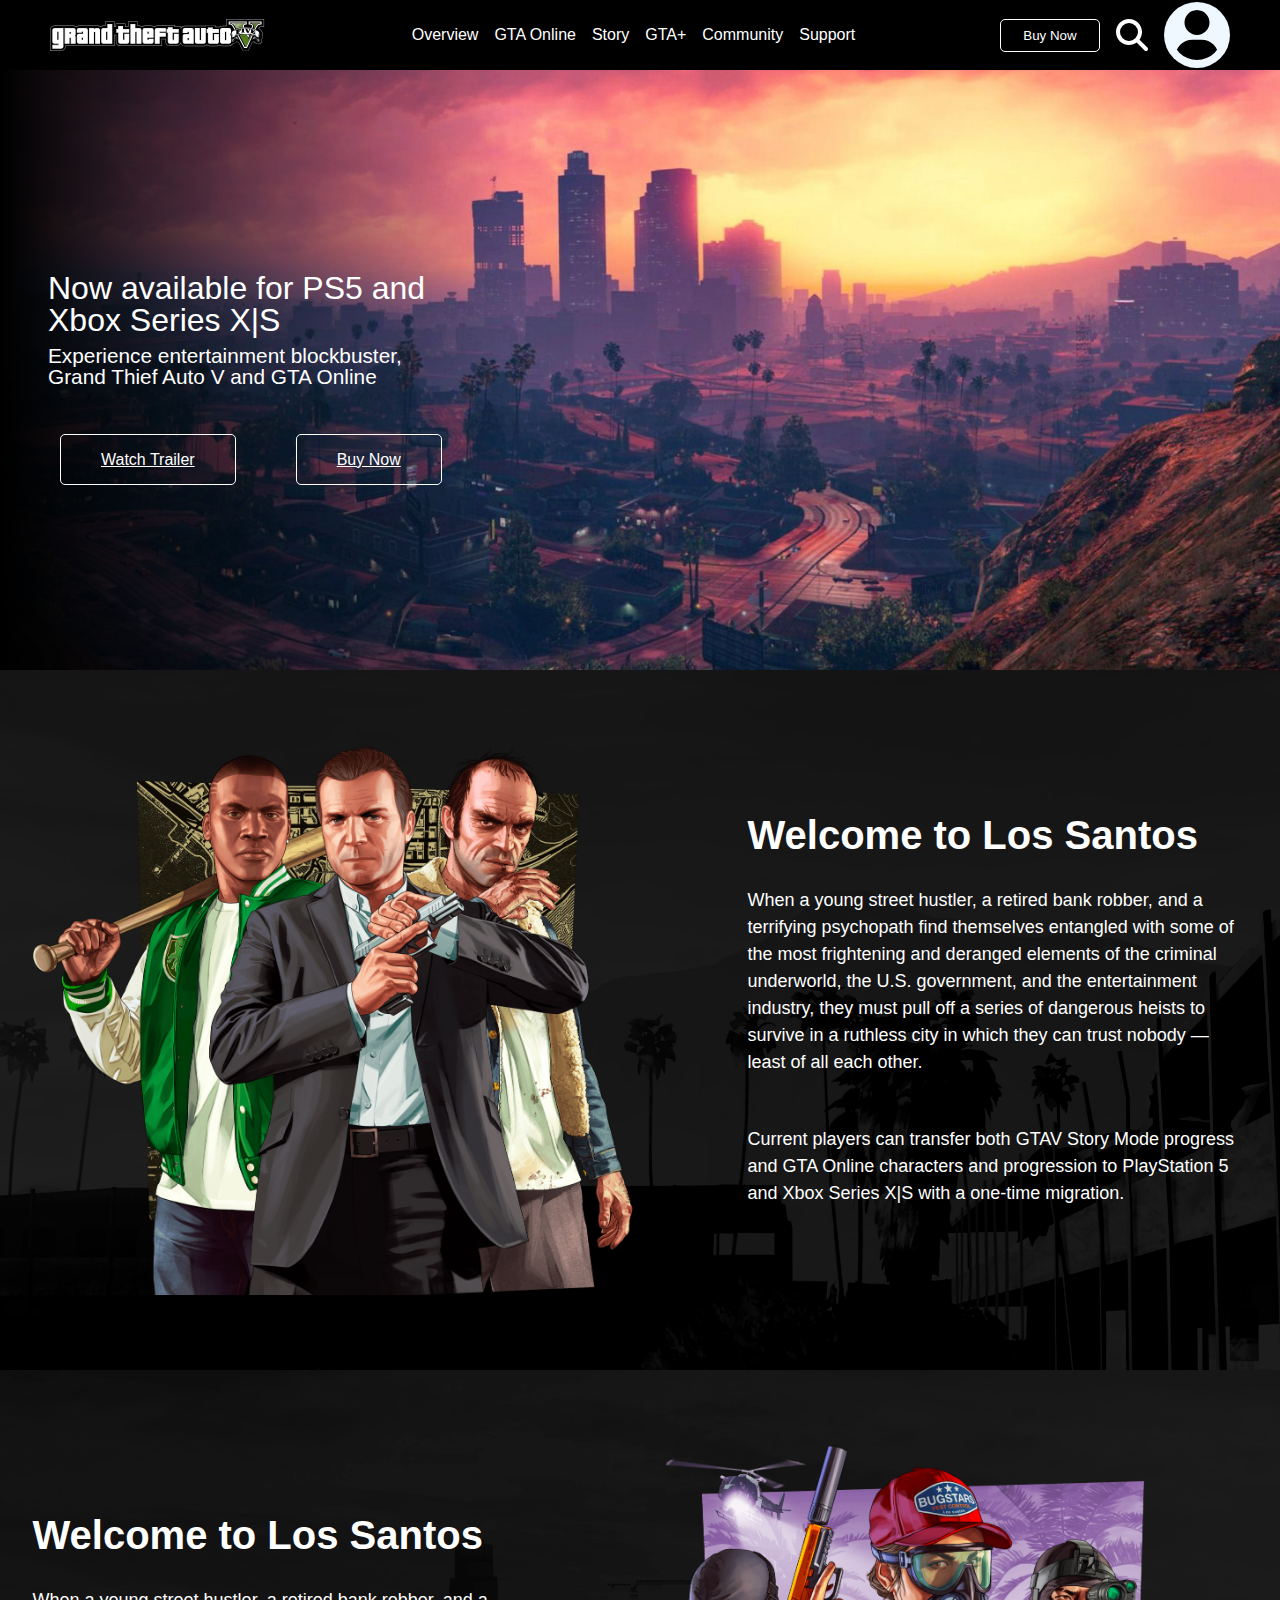
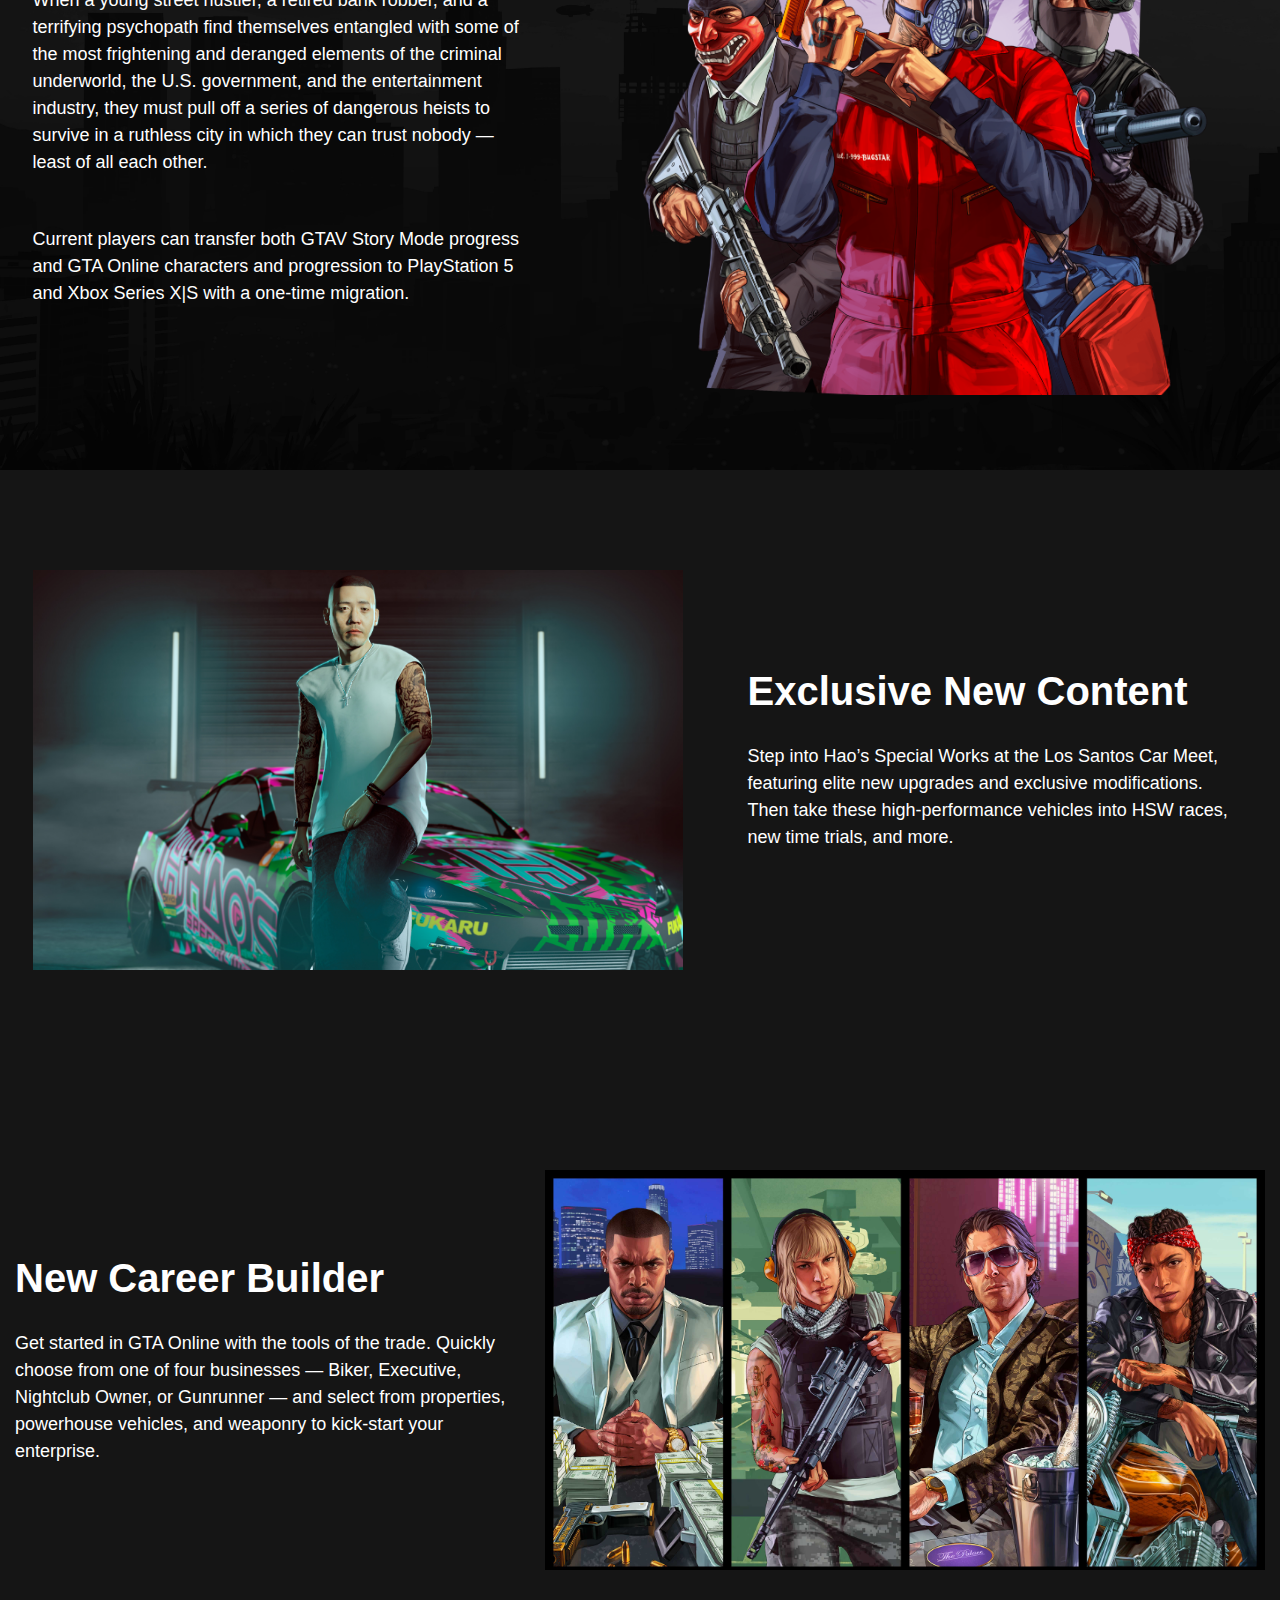
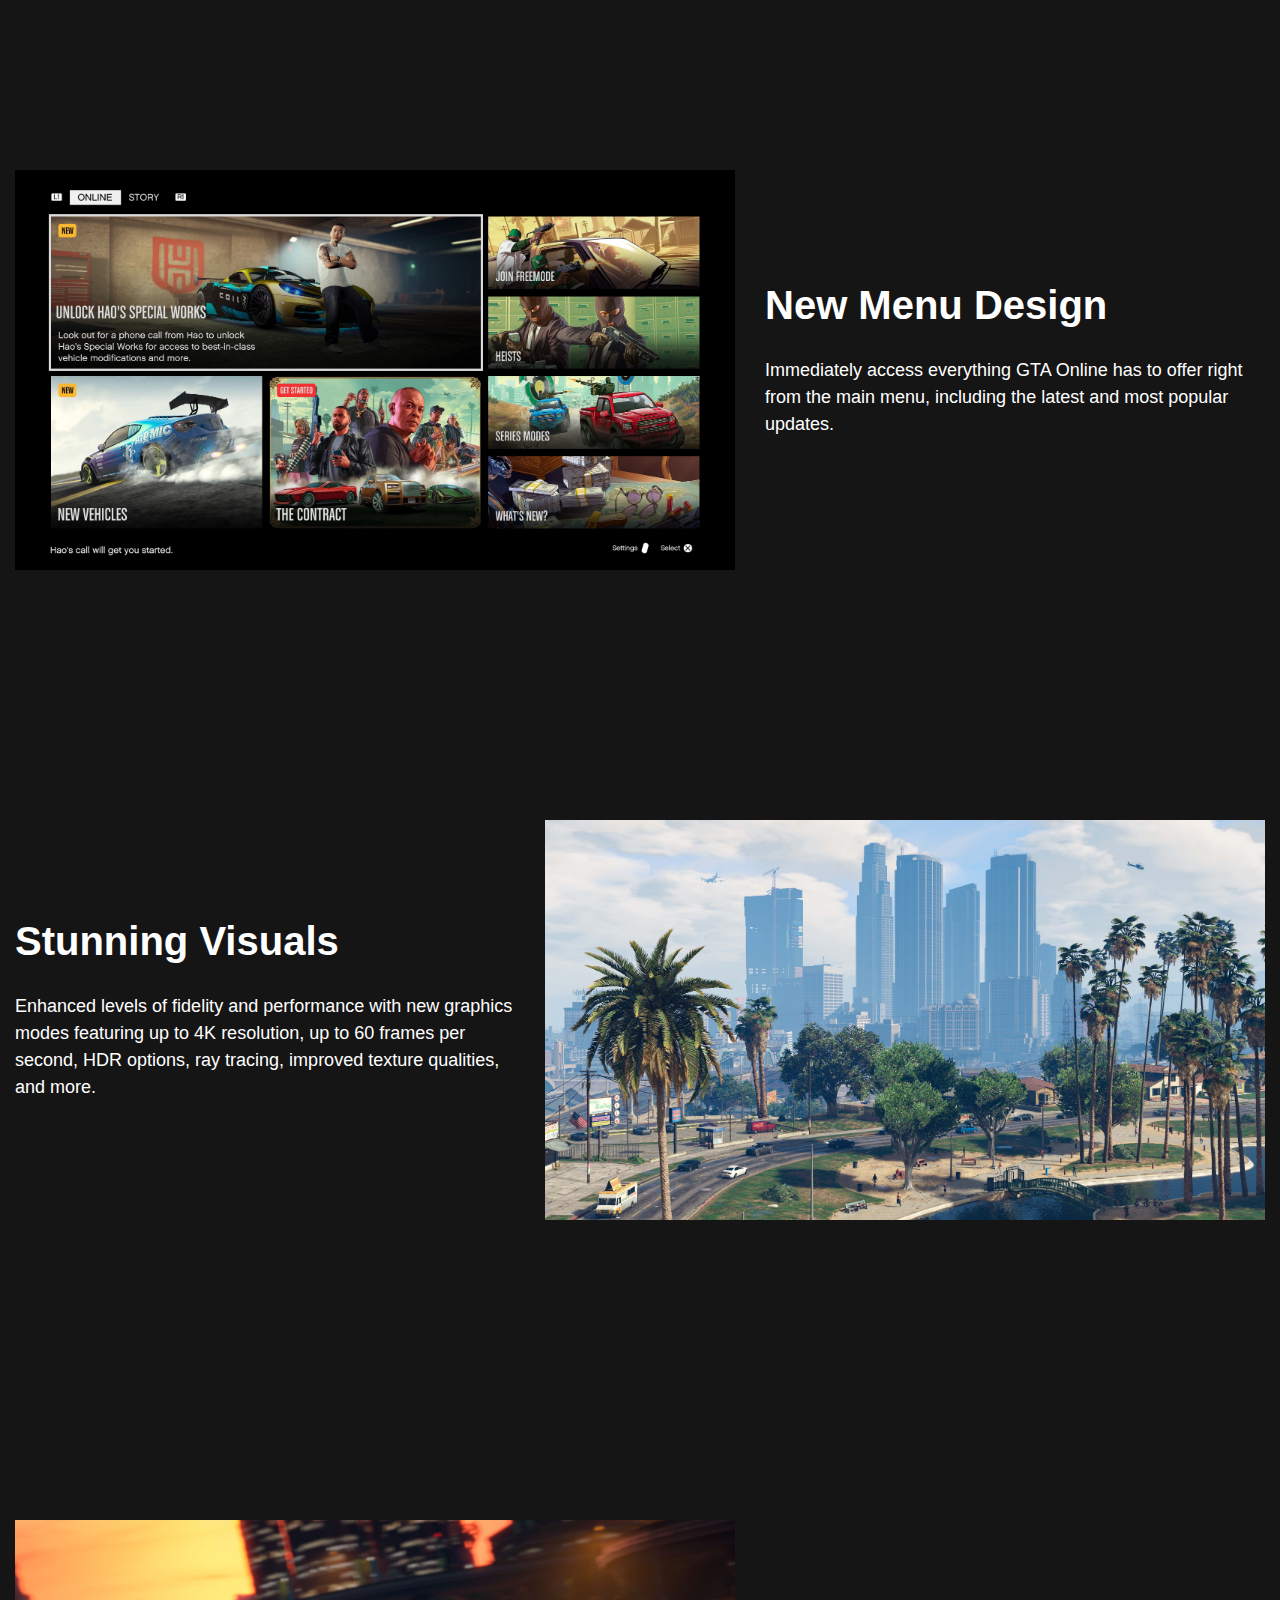
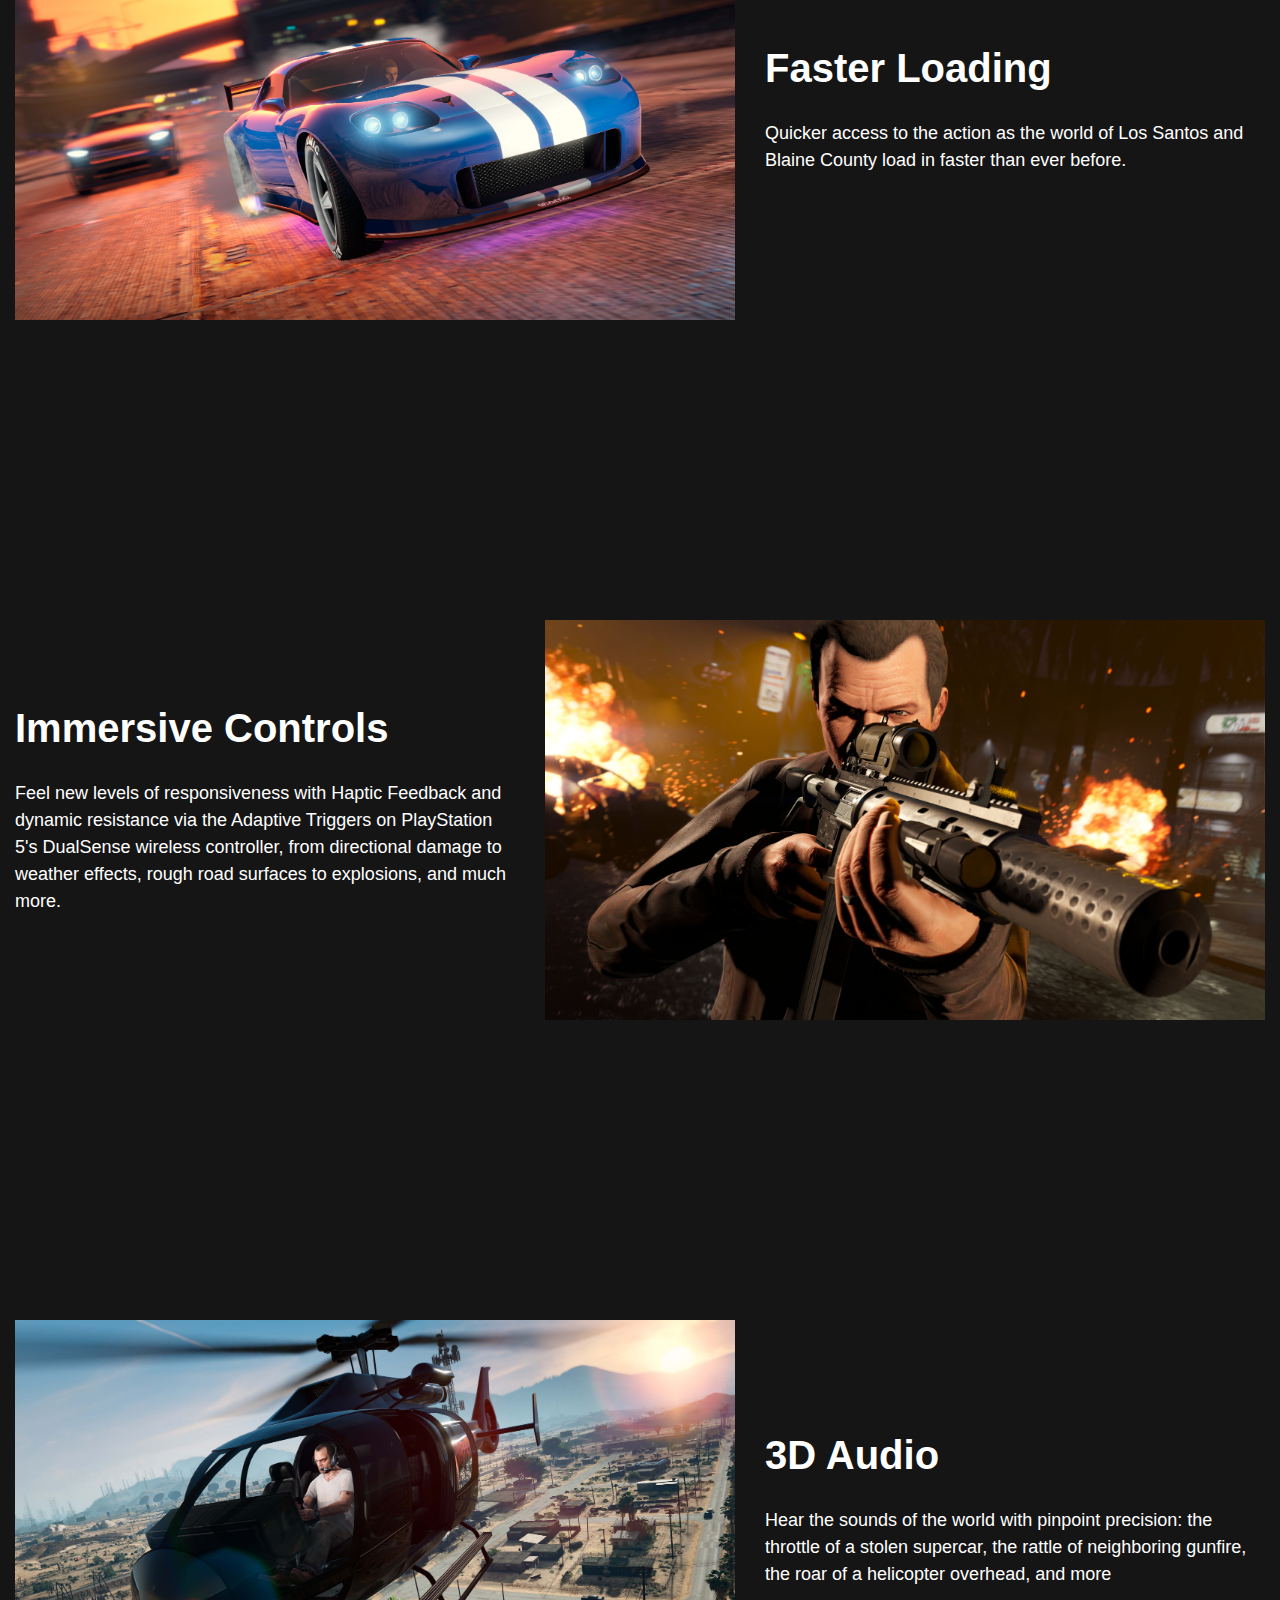
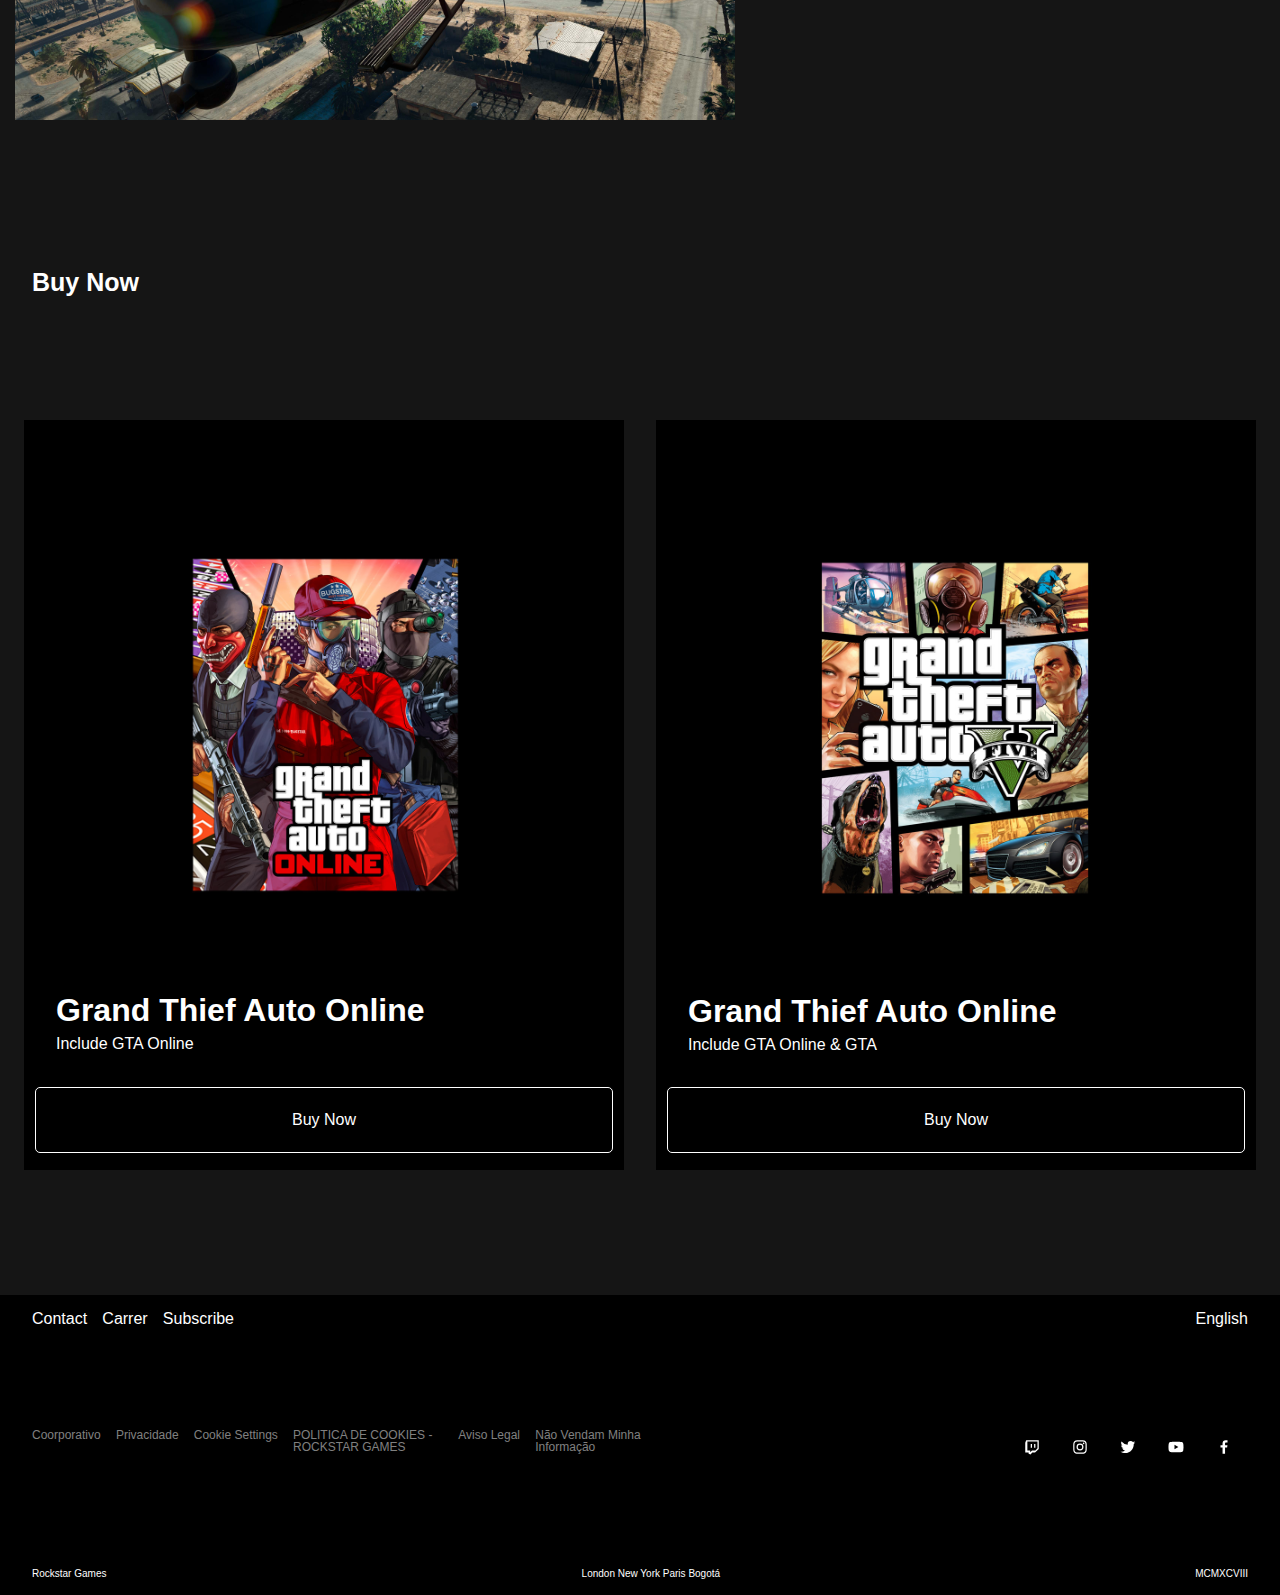
<file: GTA.html>
<!DOCTYPE html>
<html lang="en">
  <head>
    <meta charset="UTF-8" />
    <meta name="viewport" content="width=device-width, initial-scale=1.0" />
    <title>Grand Thief Auto</title>

    <link rel="stylesheet" href="reset.css" />
    <link rel="stylesheet" href="gta-style.css" />
  </head>
  <body>
    <header>
      <div class="logo">
        <img src="img/gta.svg" alt="" />
      </div>
      <div class="nav-menu">
        <nav>
          <ul>
            <li>Overview</li>
            <li>GTA Online</li>
            <li>Story</li>
            <li>GTA+</li>
            <li>Community</li>
            <li>Support</li>
          </ul>
        </nav>
      </div>
      <div class="perfil-gta">
        <button>
          Buy Now
        </button>
        <div class="search">

        </div>
        <img src="img/user-solid.svg"  alt="" />
      </div>
    </header>
    <section class="home">
      <div class="home-container-text">
        <div>
          <h1>Now available for PS5 and Xbox Series X|S</h1>
          <p>
            Experience entertainment blockbuster, Grand Thief Auto V and GTA
            Online
          </p>
        </div>
        <p><a href="#">Watch Trailer</a><a href="#">Buy Now</a></p>
      </div>
    </section>
    <section class="secao">
      <div class="texto-secao">
        <h1>Welcome to Los Santos</h1>
        <p>
          When a young street hustler, a retired bank robber, and a terrifying
          psychopath find themselves entangled with some of the most frightening
          and deranged elements of the criminal underworld, the U.S. government,
          and the entertainment industry, they must pull off a series of
          dangerous heists to survive in a ruthless city in which they can trust
          nobody — least of all each other.
        </p>

        <p>
          Current players can transfer both GTAV Story Mode progress and GTA
          Online characters and progression to PlayStation 5 and Xbox Series X|S
          with a one-time migration.
        </p>
      </div>
      <div class="imagem-secao"></div>
    </section>
    <section class="secao secao2">
      <div class="texto-secao">
        <h1>Welcome to Los Santos</h1>
        <p>
          When a young street hustler, a retired bank robber, and a terrifying
          psychopath find themselves entangled with some of the most frightening
          and deranged elements of the criminal underworld, the U.S. government,
          and the entertainment industry, they must pull off a series of
          dangerous heists to survive in a ruthless city in which they can trust
          nobody — least of all each other.
        </p>

        <p>
          Current players can transfer both GTAV Story Mode progress and GTA
          Online characters and progression to PlayStation 5 and Xbox Series X|S
          with a one-time migration.
        </p>
      </div>
      <div class="imagem-secao"></div>
    </section>
    <section class="secao secao4">
      <div class="texto-secao">
        <h1>Exclusive New Content</h1>
        <p>
          Step into Hao’s Special Works at the Los Santos Car Meet, featuring
          elite new upgrades and exclusive modifications. Then take these
          high-performance vehicles into HSW races, new time trials, and more.
        </p>
      </div>
      <div class="imagem-secao"></div>
    </section>
    <section class="secao secao5">
      <div class="texto-secao">
        <h1>New Career Builder</h1>
        <p>
          Get started in GTA Online with the tools of the trade. Quickly choose
          from one of four businesses — Biker, Executive, Nightclub Owner, or
          Gunrunner — and select from properties, powerhouse vehicles, and
          weaponry to kick-start your enterprise.
        </p>
      </div>
      <div class="imagem-secao"></div>
    </section>
    <section class="secao secao6">
      <div class="texto-secao">
        <h1>New Menu Design</h1>
        <p>
          Immediately access everything GTA Online has to offer right from the
          main menu, including the latest and most popular updates.
        </p>
      </div>
      <div class="imagem-secao"></div>
    </section>
    <section class="secao secao7">
      <div class="texto-secao">
        <h1>Stunning Visuals</h1>
        <p>
          Enhanced levels of fidelity and performance with new graphics modes
          featuring up to 4K resolution, up to 60 frames per second, HDR
          options, ray tracing, improved texture qualities, and more.
        </p>
      </div>
      <div class="imagem-secao"></div>
    </section>
    <section class="secao secao8">
      <div class="texto-secao">
        <h1>Faster Loading</h1>
        <p>
          Quicker access to the action as the world of Los Santos and Blaine
          County load in faster than ever before.
        </p>
      </div>
      <div class="imagem-secao"></div>
    </section>
    <section class="secao secao9">
      <div class="texto-secao">
        <h1>Immersive Controls</h1>
        <p>
          Feel new levels of responsiveness with Haptic Feedback and dynamic
          resistance via the Adaptive Triggers on PlayStation 5's DualSense
          wireless controller, from directional damage to weather effects, rough
          road surfaces to explosions, and much more.
        </p>
      </div>
      <div class="imagem-secao"></div>
    </section>
    <section class="secao secao10">
      <div class="texto-secao">
        <h1>3D Audio </h1>
        <p>
          Hear the sounds of the world with pinpoint precision: the
          throttle of a stolen supercar, the rattle of neighboring gunfire, the
          roar of a helicopter overhead, and more
        </p>
      </div>
      <div class="imagem-secao"></div>
    </section>
    <h1 class="titulo">Buy Now</h1>
    <section class="buy-now"> 
        <div class="card-buy">
          <div class="card-image">
            <img src="img/Captura de tela 2023-11-10 164523.png">
          </div>
          <div class="card-text">
            <p>Grand Thief Auto Online</p>
            <sub>Include GTA Online</sub>
          </div>
          <a href="#">Buy Now</a>
        </div>
        <div class="card-buy">
          <div class="card-image">
            <img src="img/Captura de tela 2023-11-10 163047.png">
          </div>
          <div class="card-text">
            <p>Grand Thief Auto Online</p>
            <sub>Include GTA Online & GTA</sub>
          </div>
          <a href="#">Buy Now</a>
        </div>
    </section>
    <footer>
      <div class="footer-top">
        <div>
          <p>Contact</p>
          <p>Carrer</p>
          <p>Subscribe</p>
        </div>
        <div>English</div>
      </div>
      <div class="footer-mid">
        <div>
          <p>Coorporativo</p>
          <p>privacidade</p>
          <p>Cookie settings</p>
          <p>POLITICA DE COOKIES - ROCKSTAR GAMES</p>
          <p>aviso legal</p>
          <p>não vendam minha informação</p>
        </div>
        <div><img src="img/Captura de tela 2023-11-10 180126.png" alt=""></div>
      </div>
      <div class="footer-bot ">
        <p>rockstar games</p>
        <p>
          <a href="">London</a>
          <a href="">New york</a>
          <a href="">Paris</a>
          <a href="">Bogotá</a>
        </p>
        <p>
          MCMXCVIII
        </p>
      </div>
    </footer>
  </body>
</html>
</file>
<file: gta-style.css>
body{
  color: white;
  font-family: sans-serif;
}
header{
  height: 50px;
  background-color: #000000;
  display: flex;
  justify-content: space-between;
  align-items: center;
  padding: 10px 50px;
}
header div{
  display: flex;
  gap: 1rem;
}
.nav-menu nav ul{
  display: flex;
  gap: 1rem;
}
.perfil-gta{
  width: max-content;
  align-items: center;
}
.perfil-gta button{
  color: white;
  width: 100px;
  padding: 0.5rem 1rem;
  background-color: #000000;
  border: 1px solid white;
  border-radius: 5px;
}
.search{
  background-image: url('img/magnifying-glass-solid.svg');
  width: 32px;
  height: 32px;
  background-position: center;
  background-repeat: no-repeat;
  background-size: cover;
}
.perfil-gta img{
  width: 50px;
  height: 50px;
  color: white;
  background-color: aliceblue;
  padding: 0.5rem;
  border-radius: 100%;
}
.home{
  background-image: url(img/background-gta.png);
  background-position: center;
  height: 600px;
  background-size: cover;
  display: flex;
  justify-content: start;
  align-items: end;
}

.home-container-text{
  height: 100%;
  width: 40%;
  background: linear-gradient(to right,rgb(0, 0, 0), rgba(0, 0, 0, 0));
  display: flex;
  justify-content: center;
  flex-direction: column;
  
}
.home-container-text div{
  padding: 0 3rem;
  margin-bottom: 4rem;
}
.home-container-text div h1{
  font-size: 2rem;
  color: white;
  width: 400px;
  margin-bottom: 10px;
}
.home-container-text div p{
  font-size: 1.3rem;
  width: 400px;
}
.home-container-text p a{
  padding: 1rem 2.5rem;
  color: white;
  border: 1px solid white;
  margin: 0 0px 0 60px;
  border-radius: 5px;
}
.secao{
  background-image: url('img/background-section.jpg');
  background-repeat: no-repeat;
  background-size: cover;
  height: 700px;
  display: flex;
  flex-direction: row-reverse;
  justify-content: space-around;
  align-items: center;
}
.secao .texto-secao h1{
  font-size: 2.5rem;
  padding: 2rem 0;
  font-weight: 800;
}
.secao .texto-secao p{
  margin: 0 0 50px 0;
  font-size: 18px;
  line-height: 150%;
  letter-spacing: 150%;
}
.imagem-secao{
  background-image: url('img/section1-image.png');
  height: 550px;
  width: 650px;
  background-repeat: no-repeat;
  background-size: cover;
}
.texto-secao{
  width: 500px;
}
.secao2{
  background-image: url('img/background-secao2.jpg');
  flex-direction: row;
}
.secao2 .imagem-secao{
  background-image: url('img/image-secao2.png');
}
.secao4, .secao5, .secao6{
  background-color: rgb(21, 21, 21);
  background-image: none;
  height: 600px;
}
.secao4 .imagem-secao{
  background-image: url('img/sectio4-image.jpg');
  height: 400px;
}
.secao5, .secao7, .secao9{
  flex-direction: row;

}
.secao5, .secao7, .secao9, .secao6, .secao8, .secao10, .buy-now, .titulo{
  background-color: rgb(21, 21, 21);
  background-image: none;
}
.secao5 .imagem-secao, .secao6 .imagem-secao, .secao8 .imagem-secao, .secao10 .imagem-secao, .secao9 .imagem-secao, .secao7 .imagem-secao{
  height: 400px;
  width: 720px;
}
.secao5 .imagem-secao{
  background-image: url('img/section5-image.jpg');

}
.secao6 .imagem-secao{
  background-image: url('img/section6-image.jpg');

}
.secao7 .imagem-secao{
  background-image: url('img/section7-imagem.jpg');

}
.secao8 .imagem-secao{
  background-image: url('img/section8-imagem.jpg');

}
.secao9 .imagem-secao{
  background-image: url('img/section9-imagem.jpg');

}
.secao10 .imagem-secao{
  background-image: url('img/section10-image.jpg');
}
.titulo{
  padding: 0rem 2rem;
  font-size: 25px;
  font-weight: 900;

}
.buy-now{
  display: flex;
  justify-content: start;
  justify-content: center;
  align-items: center;
  gap: 2rem;
  height: 1000px;
}.card-buy{
  height: 750px;
  width: 600px;
  background-color: black;
  display: flex;
  flex-direction: column;
  justify-content: space-around;
}
.card-buy .card-image{
  align-self: center;
  margin-top: 20%;
  margin-bottom: 10%;
}
.card-buy .card-text {
  padding: 0 2rem;
}
.card-buy .card-text p{
  font-size: 2rem;
  font-weight: 900;
  margin-bottom: 10px;
}
.card-buy a{
  width: 80%;
  text-align: center;
  padding: 1.5rem 3rem;
  border: 1px solid white;
  color: white;
  text-decoration: none;
  border-radius: 5px;
  align-self: center;
}
footer{
  background-color: #000000;
  height: 300px;
  display: flex;
  flex-direction: column;
  justify-content: space-between;
}
.footer-top, .footer-mid, .footer-bot{
  display: flex;
  justify-content: space-between;
  padding: 1rem 2rem;
}
.footer-top div, .footer-mid div{
  display: flex;
  gap: 0.95rem;
}

.footer-mid div p{
  font-size: 12px;
  color: gray;
  font-weight: 100;
  max-width: 150px;
  text-transform: capitalize;
}

.footer-bot p, .footer-bot p a{
  text-transform: capitalize;
  text-decoration: none;
  color: white;
  word-spacing: 150%;
  font-size: x-small;
}
</file>
